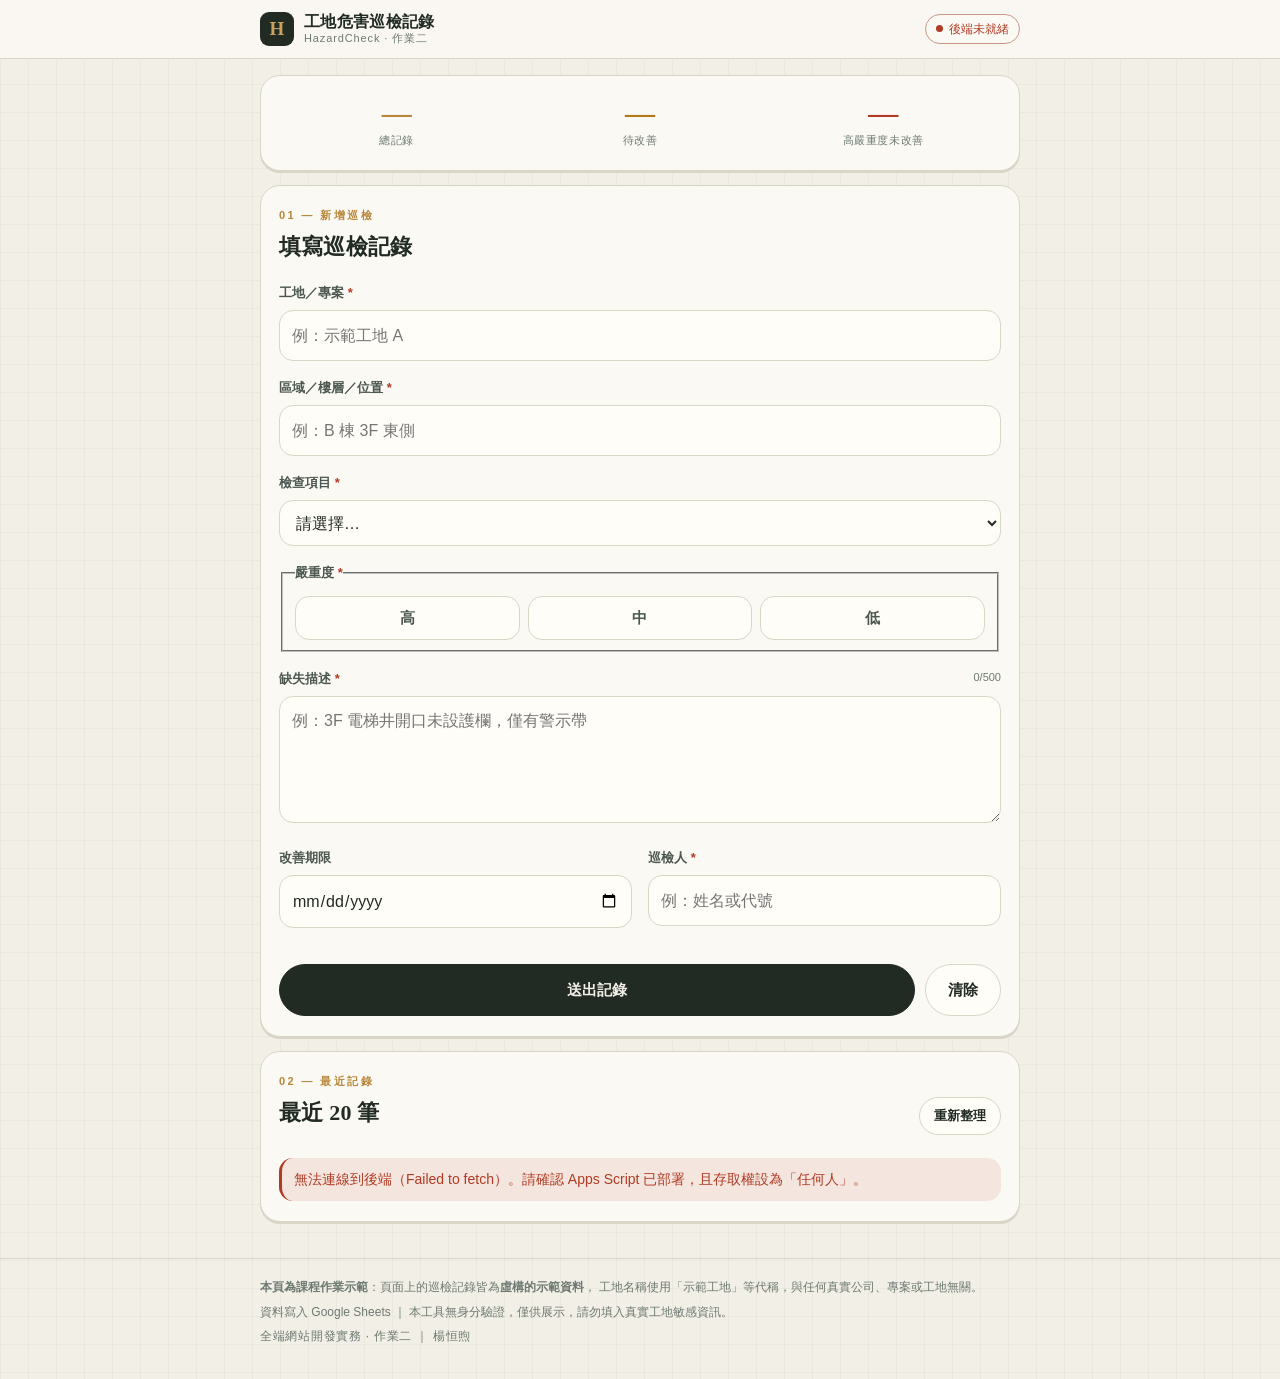
<file: index.html>
<!doctype html>
<html lang="zh-Hant">
<head>
  <meta charset="utf-8">
  <meta name="viewport" content="width=device-width, initial-scale=1">
  <meta name="theme-color" content="#faf8f4" media="(prefers-color-scheme: light)">
  <meta name="theme-color" content="#141210" media="(prefers-color-scheme: dark)">
  <title>工地危害巡檢記錄</title>
  <meta name="description" content="工地安衛人員的現場危害巡檢記錄工具：填寫即寫入 Google Sheets，並即時顯示缺失統計。">
  <meta name="robots" content="noindex,nofollow">
  <link rel="icon" href="data:image/svg+xml,<svg xmlns='http://www.w3.org/2000/svg' viewBox='0 0 100 100'><rect width='100' height='100' rx='22' fill='%23141210'/><text x='50' y='70' font-size='56' font-family='Georgia,serif' font-weight='700' text-anchor='middle' fill='%23c9a35e'>H</text></svg>">
  <link rel="stylesheet" href="./style.css">
</head>
<body>
  <header class="topbar">
    <div class="wrap topbar-inner">
      <div class="brand">
        <span class="brand-mark">H</span>
        <span class="brand-text">
          <strong>工地危害巡檢記錄</strong>
          <small>HazardCheck · 作業二</small>
        </span>
      </div>
      <span id="backend-status" class="status status--idle" role="status" aria-live="polite">
        <span class="dot"></span><span class="status-text">檢查後端…</span>
      </span>
    </div>
  </header>

  <main class="wrap">

    <!-- 統計 -->
    <section class="card stats-card" aria-labelledby="stats-heading">
      <h2 id="stats-heading" class="visually-hidden">統計</h2>
      <dl class="stats">
        <div class="stat">
          <dt>總記錄</dt>
          <dd id="stat-total">—</dd>
        </div>
        <div class="stat stat--warn">
          <dt>待改善</dt>
          <dd id="stat-open">—</dd>
        </div>
        <div class="stat stat--danger">
          <dt>高嚴重度未改善</dt>
          <dd id="stat-high">—</dd>
        </div>
      </dl>
    </section>

    <!-- 表單 -->
    <section class="card" aria-labelledby="form-heading">
      <p class="eyebrow">01 — 新增巡檢</p>
      <h2 id="form-heading" class="section-title">填寫巡檢記錄</h2>

      <form id="inspection-form" novalidate>
        <div class="field">
          <label for="f-site">工地／專案 <span class="req">*</span></label>
          <input id="f-site" name="site" type="text" maxlength="50" autocomplete="off"
                 list="site-list" placeholder="例：示範工地 A" required>
          <datalist id="site-list"></datalist>
          <p class="hint" data-error-for="site"></p>
        </div>

        <div class="field">
          <label for="f-area">區域／樓層／位置 <span class="req">*</span></label>
          <input id="f-area" name="area" type="text" maxlength="50" autocomplete="off"
                 placeholder="例：B 棟 3F 東側" required>
          <p class="hint" data-error-for="area"></p>
        </div>

        <div class="field">
          <label for="f-item">檢查項目 <span class="req">*</span></label>
          <select id="f-item" name="item" required>
            <option value="">請選擇…</option>
          </select>
          <p class="hint" data-error-for="item"></p>
        </div>

        <fieldset class="field">
          <legend>嚴重度 <span class="req">*</span></legend>
          <div class="segmented" role="radiogroup" aria-label="嚴重度">
            <label class="seg seg--high">
              <input type="radio" name="severity" value="高" required>
              <span>高</span>
            </label>
            <label class="seg seg--mid">
              <input type="radio" name="severity" value="中">
              <span>中</span>
            </label>
            <label class="seg seg--low">
              <input type="radio" name="severity" value="低">
              <span>低</span>
            </label>
          </div>
          <p class="hint" data-error-for="severity"></p>
        </fieldset>

        <div class="field">
          <label for="f-desc">缺失描述 <span class="req">*</span>
            <span class="counter"><span id="desc-count">0</span>/500</span>
          </label>
          <textarea id="f-desc" name="desc" rows="4" maxlength="500" required
                    placeholder="例：3F 電梯井開口未設護欄，僅有警示帶"></textarea>
          <p class="hint" data-error-for="desc"></p>
        </div>

        <div class="field-row">
          <div class="field">
            <label for="f-due">改善期限</label>
            <input id="f-due" name="dueDate" type="date">
            <p class="hint" data-error-for="dueDate"></p>
          </div>
          <div class="field">
            <label for="f-inspector">巡檢人 <span class="req">*</span></label>
            <input id="f-inspector" name="inspector" type="text" maxlength="30" autocomplete="off"
                   placeholder="例：姓名或代號" required>
            <p class="hint" data-error-for="inspector"></p>
          </div>
        </div>

        <div class="actions">
          <button id="submit-btn" type="submit" class="btn btn--primary">送出記錄</button>
          <button id="reset-btn" type="reset" class="btn btn--ghost">清除</button>
        </div>

        <p id="form-message" class="message" role="status" aria-live="polite"></p>
      </form>
    </section>

    <!-- 最近記錄 -->
    <section class="card" aria-labelledby="list-heading">
      <p class="eyebrow">02 — 最近記錄</p>
      <div class="list-head">
        <h2 id="list-heading" class="section-title">最近 20 筆</h2>
        <button id="refresh-btn" type="button" class="btn btn--ghost btn--sm">重新整理</button>
      </div>
      <p id="list-empty" class="empty" hidden>還沒有任何記錄。填寫第一筆吧。</p>
      <p id="list-error" class="message message--error" hidden></p>
      <ul id="record-list" class="records"></ul>
    </section>

  </main>

  <footer class="footer">
    <div class="wrap">
      <p><strong>本頁為課程作業示範</strong>：頁面上的巡檢記錄皆為<strong>虛構的示範資料</strong>，
         工地名稱使用「示範工地」等代稱，與任何真實公司、專案或工地無關。</p>
      <p>資料寫入 Google Sheets ｜ 本工具無身分驗證，僅供展示，請勿填入真實工地敏感資訊。</p>
      <p class="footer-meta">全端網站開發實務 · 作業二 ｜ 楊恒煦</p>
    </div>
  </footer>

  <template id="record-template">
    <li class="record">
      <div class="record-head">
        <span class="record-sev"></span>
        <span class="record-site"></span>
        <span class="record-overdue" hidden>已逾期</span>
        <time class="record-time"></time>
      </div>
      <p class="record-area"></p>
      <p class="record-item"></p>
      <p class="record-desc"></p>
      <p class="record-foot"></p>
    </li>
  </template>

  <script src="./app.js"></script>
</body>
</html>
</file>
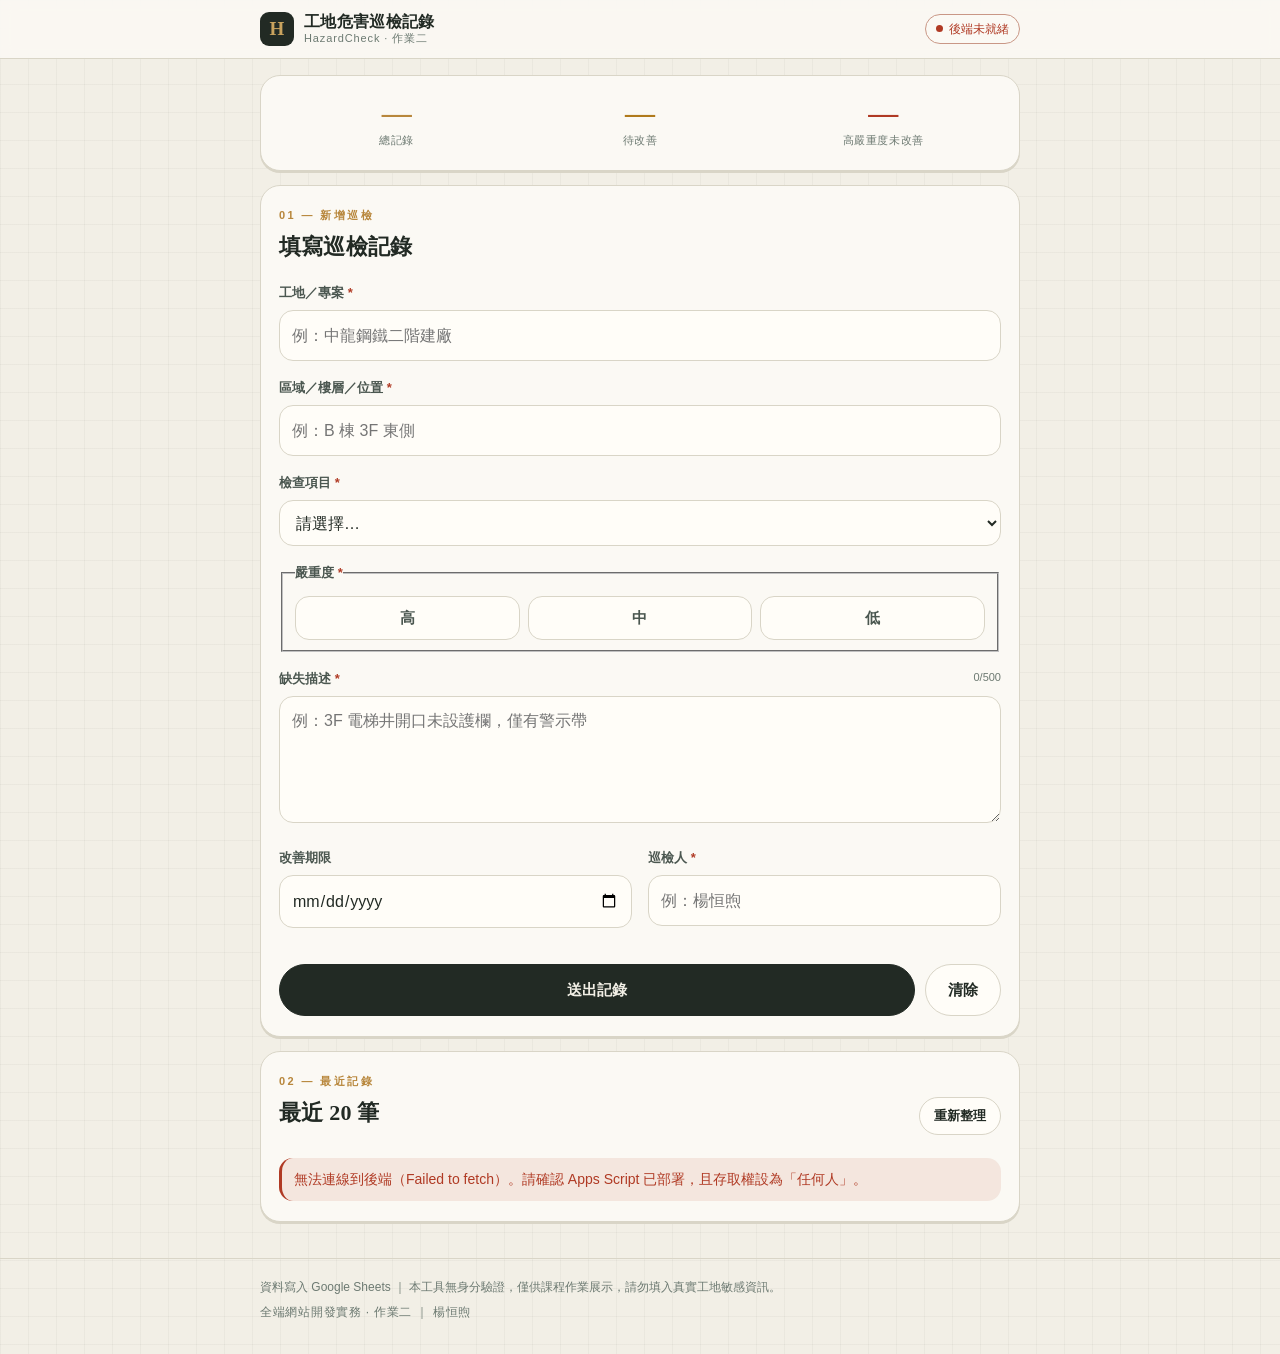
<file: site/index.html>
<!doctype html>
<html lang="zh-Hant">
<head>
  <meta charset="utf-8">
  <meta name="viewport" content="width=device-width, initial-scale=1">
  <meta name="theme-color" content="#faf8f4" media="(prefers-color-scheme: light)">
  <meta name="theme-color" content="#141210" media="(prefers-color-scheme: dark)">
  <title>工地危害巡檢記錄</title>
  <meta name="description" content="工地安衛人員的現場危害巡檢記錄工具：填寫即寫入 Google Sheets，並即時顯示缺失統計。">
  <meta name="robots" content="noindex,nofollow">
  <link rel="icon" href="data:image/svg+xml,<svg xmlns='http://www.w3.org/2000/svg' viewBox='0 0 100 100'><rect width='100' height='100' rx='22' fill='%23141210'/><text x='50' y='70' font-size='56' font-family='Georgia,serif' font-weight='700' text-anchor='middle' fill='%23c9a35e'>H</text></svg>">
  <link rel="stylesheet" href="./style.css">
</head>
<body>
  <header class="topbar">
    <div class="wrap topbar-inner">
      <div class="brand">
        <span class="brand-mark">H</span>
        <span class="brand-text">
          <strong>工地危害巡檢記錄</strong>
          <small>HazardCheck · 作業二</small>
        </span>
      </div>
      <span id="backend-status" class="status status--idle" role="status" aria-live="polite">
        <span class="dot"></span><span class="status-text">檢查後端…</span>
      </span>
    </div>
  </header>

  <main class="wrap">

    <!-- 統計 -->
    <section class="card stats-card" aria-labelledby="stats-heading">
      <h2 id="stats-heading" class="visually-hidden">統計</h2>
      <dl class="stats">
        <div class="stat">
          <dt>總記錄</dt>
          <dd id="stat-total">—</dd>
        </div>
        <div class="stat stat--warn">
          <dt>待改善</dt>
          <dd id="stat-open">—</dd>
        </div>
        <div class="stat stat--danger">
          <dt>高嚴重度未改善</dt>
          <dd id="stat-high">—</dd>
        </div>
      </dl>
    </section>

    <!-- 表單 -->
    <section class="card" aria-labelledby="form-heading">
      <p class="eyebrow">01 — 新增巡檢</p>
      <h2 id="form-heading" class="section-title">填寫巡檢記錄</h2>

      <form id="inspection-form" novalidate>
        <div class="field">
          <label for="f-site">工地／專案 <span class="req">*</span></label>
          <input id="f-site" name="site" type="text" maxlength="50" autocomplete="off"
                 list="site-list" placeholder="例：中龍鋼鐵二階建廠" required>
          <datalist id="site-list"></datalist>
          <p class="hint" data-error-for="site"></p>
        </div>

        <div class="field">
          <label for="f-area">區域／樓層／位置 <span class="req">*</span></label>
          <input id="f-area" name="area" type="text" maxlength="50" autocomplete="off"
                 placeholder="例：B 棟 3F 東側" required>
          <p class="hint" data-error-for="area"></p>
        </div>

        <div class="field">
          <label for="f-item">檢查項目 <span class="req">*</span></label>
          <select id="f-item" name="item" required>
            <option value="">請選擇…</option>
          </select>
          <p class="hint" data-error-for="item"></p>
        </div>

        <fieldset class="field">
          <legend>嚴重度 <span class="req">*</span></legend>
          <div class="segmented" role="radiogroup" aria-label="嚴重度">
            <label class="seg seg--high">
              <input type="radio" name="severity" value="高" required>
              <span>高</span>
            </label>
            <label class="seg seg--mid">
              <input type="radio" name="severity" value="中">
              <span>中</span>
            </label>
            <label class="seg seg--low">
              <input type="radio" name="severity" value="低">
              <span>低</span>
            </label>
          </div>
          <p class="hint" data-error-for="severity"></p>
        </fieldset>

        <div class="field">
          <label for="f-desc">缺失描述 <span class="req">*</span>
            <span class="counter"><span id="desc-count">0</span>/500</span>
          </label>
          <textarea id="f-desc" name="desc" rows="4" maxlength="500" required
                    placeholder="例：3F 電梯井開口未設護欄，僅有警示帶"></textarea>
          <p class="hint" data-error-for="desc"></p>
        </div>

        <div class="field-row">
          <div class="field">
            <label for="f-due">改善期限</label>
            <input id="f-due" name="dueDate" type="date">
            <p class="hint" data-error-for="dueDate"></p>
          </div>
          <div class="field">
            <label for="f-inspector">巡檢人 <span class="req">*</span></label>
            <input id="f-inspector" name="inspector" type="text" maxlength="30" autocomplete="off"
                   placeholder="例：楊恒煦" required>
            <p class="hint" data-error-for="inspector"></p>
          </div>
        </div>

        <div class="actions">
          <button id="submit-btn" type="submit" class="btn btn--primary">送出記錄</button>
          <button id="reset-btn" type="reset" class="btn btn--ghost">清除</button>
        </div>

        <p id="form-message" class="message" role="status" aria-live="polite"></p>
      </form>
    </section>

    <!-- 最近記錄 -->
    <section class="card" aria-labelledby="list-heading">
      <p class="eyebrow">02 — 最近記錄</p>
      <div class="list-head">
        <h2 id="list-heading" class="section-title">最近 20 筆</h2>
        <button id="refresh-btn" type="button" class="btn btn--ghost btn--sm">重新整理</button>
      </div>
      <p id="list-empty" class="empty" hidden>還沒有任何記錄。填寫第一筆吧。</p>
      <p id="list-error" class="message message--error" hidden></p>
      <ul id="record-list" class="records"></ul>
    </section>

  </main>

  <footer class="footer">
    <div class="wrap">
      <p>資料寫入 Google Sheets ｜ 本工具無身分驗證，僅供課程作業展示，請勿填入真實工地敏感資訊。</p>
      <p class="footer-meta">全端網站開發實務 · 作業二 ｜ 楊恒煦</p>
    </div>
  </footer>

  <template id="record-template">
    <li class="record">
      <div class="record-head">
        <span class="record-sev"></span>
        <span class="record-site"></span>
        <time class="record-time"></time>
      </div>
      <p class="record-area"></p>
      <p class="record-item"></p>
      <p class="record-desc"></p>
      <p class="record-foot"></p>
    </li>
  </template>

  <script src="./app.js"></script>
</body>
</html>
</file>
<file: style.css>
/* 工地危害巡檢記錄 — 樣式
   設計語言沿用個人 CV 網站：暖金主色、素紙底、襯線標題。手機優先。 */

:root {
  color-scheme: light;

  --gold: #b8873c;
  --gold-soft: #c9a35e;
  --ink: #222a24;
  --ink-2: #4b5750;
  --ink-3: #6d7a72;
  --paper: #f2efe6;
  --card: #fbf9f4;
  --line: #d9d5c7;
  --field: #fffdf8;

  --high: #b03a24;
  --mid: #b07a1c;
  --low: #4a7a58;

  --radius: 14px;
  --radius-lg: 20px;
  --shadow: 0 2px 0 var(--line);

  --serif: "Noto Serif TC", Georgia, "PMingLiU", serif;
  --sans: "Noto Sans TC", -apple-system, "Segoe UI", "Microsoft JhengHei", sans-serif;
}

@media (prefers-color-scheme: dark) {
  :root {
    color-scheme: dark;
    --gold: #d9ad63;
    --gold-soft: #c9a35e;
    --ink: #ece7dc;
    --ink-2: #c2bbae;
    --ink-3: #948d80;
    --paper: #14130f;
    --card: #1d1b16;
    --line: #35322a;
    --field: #232019;
    --high: #e2705a;
    --mid: #d9a94a;
    --low: #7fb28f;
    --shadow: 0 2px 0 var(--line);
  }
}

* { box-sizing: border-box; }

html { -webkit-text-size-adjust: 100%; }

body {
  margin: 0;
  min-height: 100vh;
  font-family: var(--sans);
  color: var(--ink);
  background-color: var(--paper);
  background-image:
    linear-gradient(color-mix(in srgb, var(--ink) 4%, transparent) 1px, transparent 1px),
    linear-gradient(90deg, color-mix(in srgb, var(--ink) 4%, transparent) 1px, transparent 1px);
  background-size: 28px 28px;
  line-height: 1.7;
}

.wrap {
  width: min(100% - 32px, 760px);
  margin-inline: auto;
}

.visually-hidden {
  position: absolute;
  width: 1px; height: 1px;
  padding: 0; margin: -1px;
  overflow: hidden; clip: rect(0 0 0 0);
  white-space: nowrap; border: 0;
}

/* ── 頂部 ───────────────────────────── */
.topbar {
  border-bottom: 1px solid var(--line);
  background: color-mix(in srgb, var(--card) 88%, transparent);
  backdrop-filter: blur(8px);
  position: sticky;
  top: 0;
  z-index: 10;
}

.topbar-inner {
  display: flex;
  align-items: center;
  justify-content: space-between;
  gap: 12px;
  padding: 12px 0;
}

.brand { display: flex; align-items: center; gap: 10px; min-width: 0; }

.brand-mark {
  flex: none;
  width: 34px; height: 34px;
  display: grid; place-items: center;
  border-radius: 9px;
  background: var(--ink);
  color: var(--gold-soft);
  font-family: var(--serif);
  font-weight: 700;
  font-size: 19px;
}

.brand-text { display: flex; flex-direction: column; line-height: 1.25; min-width: 0; }
.brand-text strong { font-family: var(--serif); font-size: 16px; letter-spacing: .02em; }
.brand-text small { color: var(--ink-3); font-size: 11px; letter-spacing: .08em; }

.status {
  flex: none;
  display: inline-flex; align-items: center; gap: 6px;
  font-size: 12px;
  color: var(--ink-3);
  border: 1px solid var(--line);
  border-radius: 999px;
  padding: 4px 10px;
  background: var(--card);
  white-space: nowrap;
}
.status .dot {
  width: 7px; height: 7px; border-radius: 50%;
  background: var(--ink-3);
}
.status--ok .dot { background: var(--low); }
.status--ok { color: var(--low); border-color: color-mix(in srgb, var(--low) 40%, var(--line)); }
.status--bad .dot { background: var(--high); }
.status--bad { color: var(--high); border-color: color-mix(in srgb, var(--high) 40%, var(--line)); }

/* ── 卡片 ───────────────────────────── */
main { padding: 16px 0 8px; display: grid; gap: 14px; }

.card {
  background: var(--card);
  border: 1px solid var(--line);
  border-radius: var(--radius-lg);
  box-shadow: var(--shadow);
  padding: 20px 18px;
}

.eyebrow {
  margin: 0 0 4px;
  font-size: 11px;
  letter-spacing: .22em;
  text-transform: uppercase;
  color: var(--gold);
  font-weight: 700;
}

.section-title {
  margin: 0 0 16px;
  font-family: var(--serif);
  font-size: 22px;
  font-weight: 700;
  letter-spacing: .01em;
}

/* ── 統計 ───────────────────────────── */
.stats {
  display: grid;
  grid-template-columns: repeat(3, 1fr);
  gap: 8px;
  margin: 0;
  text-align: center;
}

.stat dt {
  font-size: 11px;
  color: var(--ink-3);
  letter-spacing: .06em;
  order: 2;
}

.stat dd {
  margin: 0 0 2px;
  font-family: var(--serif);
  font-size: 30px;
  font-weight: 700;
  color: var(--gold);
  line-height: 1.1;
  order: 1;
}

.stat { display: flex; flex-direction: column; }
.stat--warn dd { color: var(--mid); }
.stat--danger dd { color: var(--high); }

/* ── 表單 ───────────────────────────── */
.field { margin-bottom: 16px; min-width: 0; }

.field-row { display: grid; gap: 16px; }
@media (min-width: 560px) {
  .field-row { grid-template-columns: 1fr 1fr; }
}

label, legend {
  display: block;
  font-size: 13px;
  font-weight: 600;
  margin-bottom: 6px;
  color: var(--ink-2);
}

legend { padding: 0; }

.req { color: var(--high); font-weight: 700; }

.counter {
  float: right;
  font-weight: 400;
  font-size: 11px;
  color: var(--ink-3);
  font-variant-numeric: tabular-nums;
}

input[type="text"],
input[type="date"],
select,
textarea {
  width: 100%;
  font: inherit;
  font-size: 16px; /* 避免 iOS 自動放大 */
  color: var(--ink);
  background: var(--field);
  border: 1px solid var(--line);
  border-radius: var(--radius);
  padding: 11px 12px;
  min-height: 46px;
  transition: border-color .15s, box-shadow .15s;
}

textarea { min-height: 96px; resize: vertical; line-height: 1.6; }

input:focus-visible,
select:focus-visible,
textarea:focus-visible,
button:focus-visible {
  outline: 3px solid color-mix(in srgb, var(--gold) 55%, transparent);
  outline-offset: 2px;
  border-color: var(--gold);
}

input[aria-invalid="true"],
select[aria-invalid="true"],
textarea[aria-invalid="true"] {
  border-color: var(--high);
  background: color-mix(in srgb, var(--high) 6%, var(--field));
}

.hint {
  margin: 5px 0 0;
  font-size: 12px;
  color: var(--high);
  min-height: 0;
}

.hint:empty { display: none; }

/* 嚴重度：分段控制 */
.segmented {
  display: grid;
  grid-template-columns: repeat(3, 1fr);
  gap: 8px;
}

.seg { margin: 0; }

.seg input {
  position: absolute;
  opacity: 0;
  pointer-events: none;
}

.seg span {
  display: grid;
  place-items: center;
  min-height: 44px;
  border: 1px solid var(--line);
  border-radius: var(--radius);
  background: var(--field);
  font-weight: 600;
  font-size: 15px;
  cursor: pointer;
  transition: all .15s;
}

.seg input:checked + span { color: #fff; border-color: transparent; }
.seg--high input:checked + span { background: var(--high); }
.seg--mid input:checked + span { background: var(--mid); }
.seg--low input:checked + span { background: var(--low); }

.seg input:focus-visible + span {
  outline: 3px solid color-mix(in srgb, var(--gold) 55%, transparent);
  outline-offset: 2px;
}

/* 按鈕 */
.actions { display: flex; gap: 10px; margin-top: 20px; }

.btn {
  font: inherit;
  font-size: 15px;
  font-weight: 600;
  border-radius: 999px;
  padding: 12px 22px;
  min-height: 46px;
  border: 1px solid var(--line);
  background: var(--field);
  color: var(--ink);
  cursor: pointer;
  transition: transform .12s, background .15s, opacity .15s;
}

.btn:active { transform: translateY(1px); }

.btn--primary {
  background: var(--ink);
  color: var(--paper);
  border-color: var(--ink);
  flex: 1;
}

.btn--primary:hover:not(:disabled) { background: color-mix(in srgb, var(--ink) 85%, var(--gold)); }

.btn--ghost:hover:not(:disabled) { border-color: var(--gold); color: var(--gold); }

.btn:disabled { opacity: .55; cursor: progress; }

.btn--sm { padding: 7px 14px; min-height: 36px; font-size: 13px; }

/* 訊息 */
.message {
  margin: 14px 0 0;
  font-size: 14px;
  padding: 10px 12px;
  border-radius: var(--radius);
  border-left: 3px solid transparent;
  display: none;
}

.message:not(:empty) { display: block; }
.message--ok { background: color-mix(in srgb, var(--low) 12%, transparent); border-left-color: var(--low); color: var(--low); }
.message--error { background: color-mix(in srgb, var(--high) 10%, transparent); border-left-color: var(--high); color: var(--high); }

/* ── 記錄列表 ───────────────────────── */
.list-head { display: flex; align-items: baseline; justify-content: space-between; gap: 10px; }
.list-head .section-title { margin-bottom: 12px; }

.empty, .records { margin: 0; }
.empty { color: var(--ink-3); font-size: 14px; padding: 12px 0; }

.records { list-style: none; padding: 0; display: grid; gap: 10px; }

.record {
  border: 1px solid var(--line);
  border-left-width: 4px;
  border-radius: var(--radius);
  padding: 12px 14px;
  background: var(--field);
}

.record--high { border-left-color: var(--high); }
.record--mid { border-left-color: var(--mid); }
.record--low { border-left-color: var(--low); }

.record-head {
  display: flex;
  align-items: center;
  gap: 8px;
  flex-wrap: wrap;
  margin-bottom: 6px;
}

.record-sev {
  font-size: 11px;
  font-weight: 700;
  padding: 2px 8px;
  border-radius: 999px;
  color: #fff;
}
.record--high .record-sev { background: var(--high); }
.record--mid .record-sev { background: var(--mid); }
.record--low .record-sev { background: var(--low); }

.record-site { font-weight: 700; font-size: 15px; }

/* 逾期標記：僅在「待改善」且期限已過時顯示（由 app.js 控制 hidden） */
.record-overdue {
  font-size: 11px;
  font-weight: 700;
  padding: 2px 8px;
  border-radius: 999px;
  border: 1px solid var(--high);
  color: var(--high);
  background: color-mix(in srgb, var(--high) 12%, transparent);
  white-space: nowrap;
}

.record-time {
  margin-left: auto;
  font-size: 11px;
  color: var(--ink-3);
  font-variant-numeric: tabular-nums;
}

.record-area, .record-item, .record-desc, .record-foot {
  margin: 0;
  font-size: 13px;
  color: var(--ink-2);
}

.record-area { color: var(--ink-3); font-size: 12px; }
.record-item { font-weight: 600; color: var(--gold); }
.record-desc { margin-top: 4px; overflow-wrap: anywhere; }
.record-foot { margin-top: 8px; font-size: 11px; color: var(--ink-3); }

/* ── 頁尾 ───────────────────────────── */
.footer {
  margin-top: 28px;
  padding: 18px 0 28px;
  border-top: 1px solid var(--line);
  font-size: 12px;
  color: var(--ink-3);
}
.footer p { margin: 0 0 4px; }
.footer-meta { letter-spacing: .06em; }

@media (prefers-reduced-motion: reduce) {
  * { transition: none !important; animation: none !important; }
  .btn:active { transform: none; }
}
</file>
<file: site/style.css>
/* 工地危害巡檢記錄 — 樣式
   設計語言沿用個人 CV 網站：暖金主色、素紙底、襯線標題。手機優先。 */

:root {
  color-scheme: light;

  --gold: #b8873c;
  --gold-soft: #c9a35e;
  --ink: #222a24;
  --ink-2: #4b5750;
  --ink-3: #6d7a72;
  --paper: #f2efe6;
  --card: #fbf9f4;
  --line: #d9d5c7;
  --field: #fffdf8;

  --high: #b03a24;
  --mid: #b07a1c;
  --low: #4a7a58;

  --radius: 14px;
  --radius-lg: 20px;
  --shadow: 0 2px 0 var(--line);

  --serif: "Noto Serif TC", Georgia, "PMingLiU", serif;
  --sans: "Noto Sans TC", -apple-system, "Segoe UI", "Microsoft JhengHei", sans-serif;
}

@media (prefers-color-scheme: dark) {
  :root {
    color-scheme: dark;
    --gold: #d9ad63;
    --gold-soft: #c9a35e;
    --ink: #ece7dc;
    --ink-2: #c2bbae;
    --ink-3: #948d80;
    --paper: #14130f;
    --card: #1d1b16;
    --line: #35322a;
    --field: #232019;
    --high: #e2705a;
    --mid: #d9a94a;
    --low: #7fb28f;
    --shadow: 0 2px 0 var(--line);
  }
}

* { box-sizing: border-box; }

html { -webkit-text-size-adjust: 100%; }

body {
  margin: 0;
  min-height: 100vh;
  font-family: var(--sans);
  color: var(--ink);
  background-color: var(--paper);
  background-image:
    linear-gradient(color-mix(in srgb, var(--ink) 4%, transparent) 1px, transparent 1px),
    linear-gradient(90deg, color-mix(in srgb, var(--ink) 4%, transparent) 1px, transparent 1px);
  background-size: 28px 28px;
  line-height: 1.7;
}

.wrap {
  width: min(100% - 32px, 760px);
  margin-inline: auto;
}

.visually-hidden {
  position: absolute;
  width: 1px; height: 1px;
  padding: 0; margin: -1px;
  overflow: hidden; clip: rect(0 0 0 0);
  white-space: nowrap; border: 0;
}

/* ── 頂部 ───────────────────────────── */
.topbar {
  border-bottom: 1px solid var(--line);
  background: color-mix(in srgb, var(--card) 88%, transparent);
  backdrop-filter: blur(8px);
  position: sticky;
  top: 0;
  z-index: 10;
}

.topbar-inner {
  display: flex;
  align-items: center;
  justify-content: space-between;
  gap: 12px;
  padding: 12px 0;
}

.brand { display: flex; align-items: center; gap: 10px; min-width: 0; }

.brand-mark {
  flex: none;
  width: 34px; height: 34px;
  display: grid; place-items: center;
  border-radius: 9px;
  background: var(--ink);
  color: var(--gold-soft);
  font-family: var(--serif);
  font-weight: 700;
  font-size: 19px;
}

.brand-text { display: flex; flex-direction: column; line-height: 1.25; min-width: 0; }
.brand-text strong { font-family: var(--serif); font-size: 16px; letter-spacing: .02em; }
.brand-text small { color: var(--ink-3); font-size: 11px; letter-spacing: .08em; }

.status {
  flex: none;
  display: inline-flex; align-items: center; gap: 6px;
  font-size: 12px;
  color: var(--ink-3);
  border: 1px solid var(--line);
  border-radius: 999px;
  padding: 4px 10px;
  background: var(--card);
  white-space: nowrap;
}
.status .dot {
  width: 7px; height: 7px; border-radius: 50%;
  background: var(--ink-3);
}
.status--ok .dot { background: var(--low); }
.status--ok { color: var(--low); border-color: color-mix(in srgb, var(--low) 40%, var(--line)); }
.status--bad .dot { background: var(--high); }
.status--bad { color: var(--high); border-color: color-mix(in srgb, var(--high) 40%, var(--line)); }

/* ── 卡片 ───────────────────────────── */
main { padding: 16px 0 8px; display: grid; gap: 14px; }

.card {
  background: var(--card);
  border: 1px solid var(--line);
  border-radius: var(--radius-lg);
  box-shadow: var(--shadow);
  padding: 20px 18px;
}

.eyebrow {
  margin: 0 0 4px;
  font-size: 11px;
  letter-spacing: .22em;
  text-transform: uppercase;
  color: var(--gold);
  font-weight: 700;
}

.section-title {
  margin: 0 0 16px;
  font-family: var(--serif);
  font-size: 22px;
  font-weight: 700;
  letter-spacing: .01em;
}

/* ── 統計 ───────────────────────────── */
.stats {
  display: grid;
  grid-template-columns: repeat(3, 1fr);
  gap: 8px;
  margin: 0;
  text-align: center;
}

.stat dt {
  font-size: 11px;
  color: var(--ink-3);
  letter-spacing: .06em;
  order: 2;
}

.stat dd {
  margin: 0 0 2px;
  font-family: var(--serif);
  font-size: 30px;
  font-weight: 700;
  color: var(--gold);
  line-height: 1.1;
  order: 1;
}

.stat { display: flex; flex-direction: column; }
.stat--warn dd { color: var(--mid); }
.stat--danger dd { color: var(--high); }

/* ── 表單 ───────────────────────────── */
.field { margin-bottom: 16px; min-width: 0; }

.field-row { display: grid; gap: 16px; }
@media (min-width: 560px) {
  .field-row { grid-template-columns: 1fr 1fr; }
}

label, legend {
  display: block;
  font-size: 13px;
  font-weight: 600;
  margin-bottom: 6px;
  color: var(--ink-2);
}

legend { padding: 0; }

.req { color: var(--high); font-weight: 700; }

.counter {
  float: right;
  font-weight: 400;
  font-size: 11px;
  color: var(--ink-3);
  font-variant-numeric: tabular-nums;
}

input[type="text"],
input[type="date"],
select,
textarea {
  width: 100%;
  font: inherit;
  font-size: 16px; /* 避免 iOS 自動放大 */
  color: var(--ink);
  background: var(--field);
  border: 1px solid var(--line);
  border-radius: var(--radius);
  padding: 11px 12px;
  min-height: 46px;
  transition: border-color .15s, box-shadow .15s;
}

textarea { min-height: 96px; resize: vertical; line-height: 1.6; }

input:focus-visible,
select:focus-visible,
textarea:focus-visible,
button:focus-visible {
  outline: 3px solid color-mix(in srgb, var(--gold) 55%, transparent);
  outline-offset: 2px;
  border-color: var(--gold);
}

input[aria-invalid="true"],
select[aria-invalid="true"],
textarea[aria-invalid="true"] {
  border-color: var(--high);
  background: color-mix(in srgb, var(--high) 6%, var(--field));
}

.hint {
  margin: 5px 0 0;
  font-size: 12px;
  color: var(--high);
  min-height: 0;
}

.hint:empty { display: none; }

/* 嚴重度：分段控制 */
.segmented {
  display: grid;
  grid-template-columns: repeat(3, 1fr);
  gap: 8px;
}

.seg { margin: 0; }

.seg input {
  position: absolute;
  opacity: 0;
  pointer-events: none;
}

.seg span {
  display: grid;
  place-items: center;
  min-height: 44px;
  border: 1px solid var(--line);
  border-radius: var(--radius);
  background: var(--field);
  font-weight: 600;
  font-size: 15px;
  cursor: pointer;
  transition: all .15s;
}

.seg input:checked + span { color: #fff; border-color: transparent; }
.seg--high input:checked + span { background: var(--high); }
.seg--mid input:checked + span { background: var(--mid); }
.seg--low input:checked + span { background: var(--low); }

.seg input:focus-visible + span {
  outline: 3px solid color-mix(in srgb, var(--gold) 55%, transparent);
  outline-offset: 2px;
}

/* 按鈕 */
.actions { display: flex; gap: 10px; margin-top: 20px; }

.btn {
  font: inherit;
  font-size: 15px;
  font-weight: 600;
  border-radius: 999px;
  padding: 12px 22px;
  min-height: 46px;
  border: 1px solid var(--line);
  background: var(--field);
  color: var(--ink);
  cursor: pointer;
  transition: transform .12s, background .15s, opacity .15s;
}

.btn:active { transform: translateY(1px); }

.btn--primary {
  background: var(--ink);
  color: var(--paper);
  border-color: var(--ink);
  flex: 1;
}

.btn--primary:hover:not(:disabled) { background: color-mix(in srgb, var(--ink) 85%, var(--gold)); }

.btn--ghost:hover:not(:disabled) { border-color: var(--gold); color: var(--gold); }

.btn:disabled { opacity: .55; cursor: progress; }

.btn--sm { padding: 7px 14px; min-height: 36px; font-size: 13px; }

/* 訊息 */
.message {
  margin: 14px 0 0;
  font-size: 14px;
  padding: 10px 12px;
  border-radius: var(--radius);
  border-left: 3px solid transparent;
  display: none;
}

.message:not(:empty) { display: block; }
.message--ok { background: color-mix(in srgb, var(--low) 12%, transparent); border-left-color: var(--low); color: var(--low); }
.message--error { background: color-mix(in srgb, var(--high) 10%, transparent); border-left-color: var(--high); color: var(--high); }

/* ── 記錄列表 ───────────────────────── */
.list-head { display: flex; align-items: baseline; justify-content: space-between; gap: 10px; }
.list-head .section-title { margin-bottom: 12px; }

.empty, .records { margin: 0; }
.empty { color: var(--ink-3); font-size: 14px; padding: 12px 0; }

.records { list-style: none; padding: 0; display: grid; gap: 10px; }

.record {
  border: 1px solid var(--line);
  border-left-width: 4px;
  border-radius: var(--radius);
  padding: 12px 14px;
  background: var(--field);
}

.record--high { border-left-color: var(--high); }
.record--mid { border-left-color: var(--mid); }
.record--low { border-left-color: var(--low); }

.record-head {
  display: flex;
  align-items: center;
  gap: 8px;
  flex-wrap: wrap;
  margin-bottom: 6px;
}

.record-sev {
  font-size: 11px;
  font-weight: 700;
  padding: 2px 8px;
  border-radius: 999px;
  color: #fff;
}
.record--high .record-sev { background: var(--high); }
.record--mid .record-sev { background: var(--mid); }
.record--low .record-sev { background: var(--low); }

.record-site { font-weight: 700; font-size: 15px; }

.record-time {
  margin-left: auto;
  font-size: 11px;
  color: var(--ink-3);
  font-variant-numeric: tabular-nums;
}

.record-area, .record-item, .record-desc, .record-foot {
  margin: 0;
  font-size: 13px;
  color: var(--ink-2);
}

.record-area { color: var(--ink-3); font-size: 12px; }
.record-item { font-weight: 600; color: var(--gold); }
.record-desc { margin-top: 4px; overflow-wrap: anywhere; }
.record-foot { margin-top: 8px; font-size: 11px; color: var(--ink-3); }

/* ── 頁尾 ───────────────────────────── */
.footer {
  margin-top: 28px;
  padding: 18px 0 28px;
  border-top: 1px solid var(--line);
  font-size: 12px;
  color: var(--ink-3);
}
.footer p { margin: 0 0 4px; }
.footer-meta { letter-spacing: .06em; }

@media (prefers-reduced-motion: reduce) {
  * { transition: none !important; animation: none !important; }
  .btn:active { transform: none; }
}
</file>
